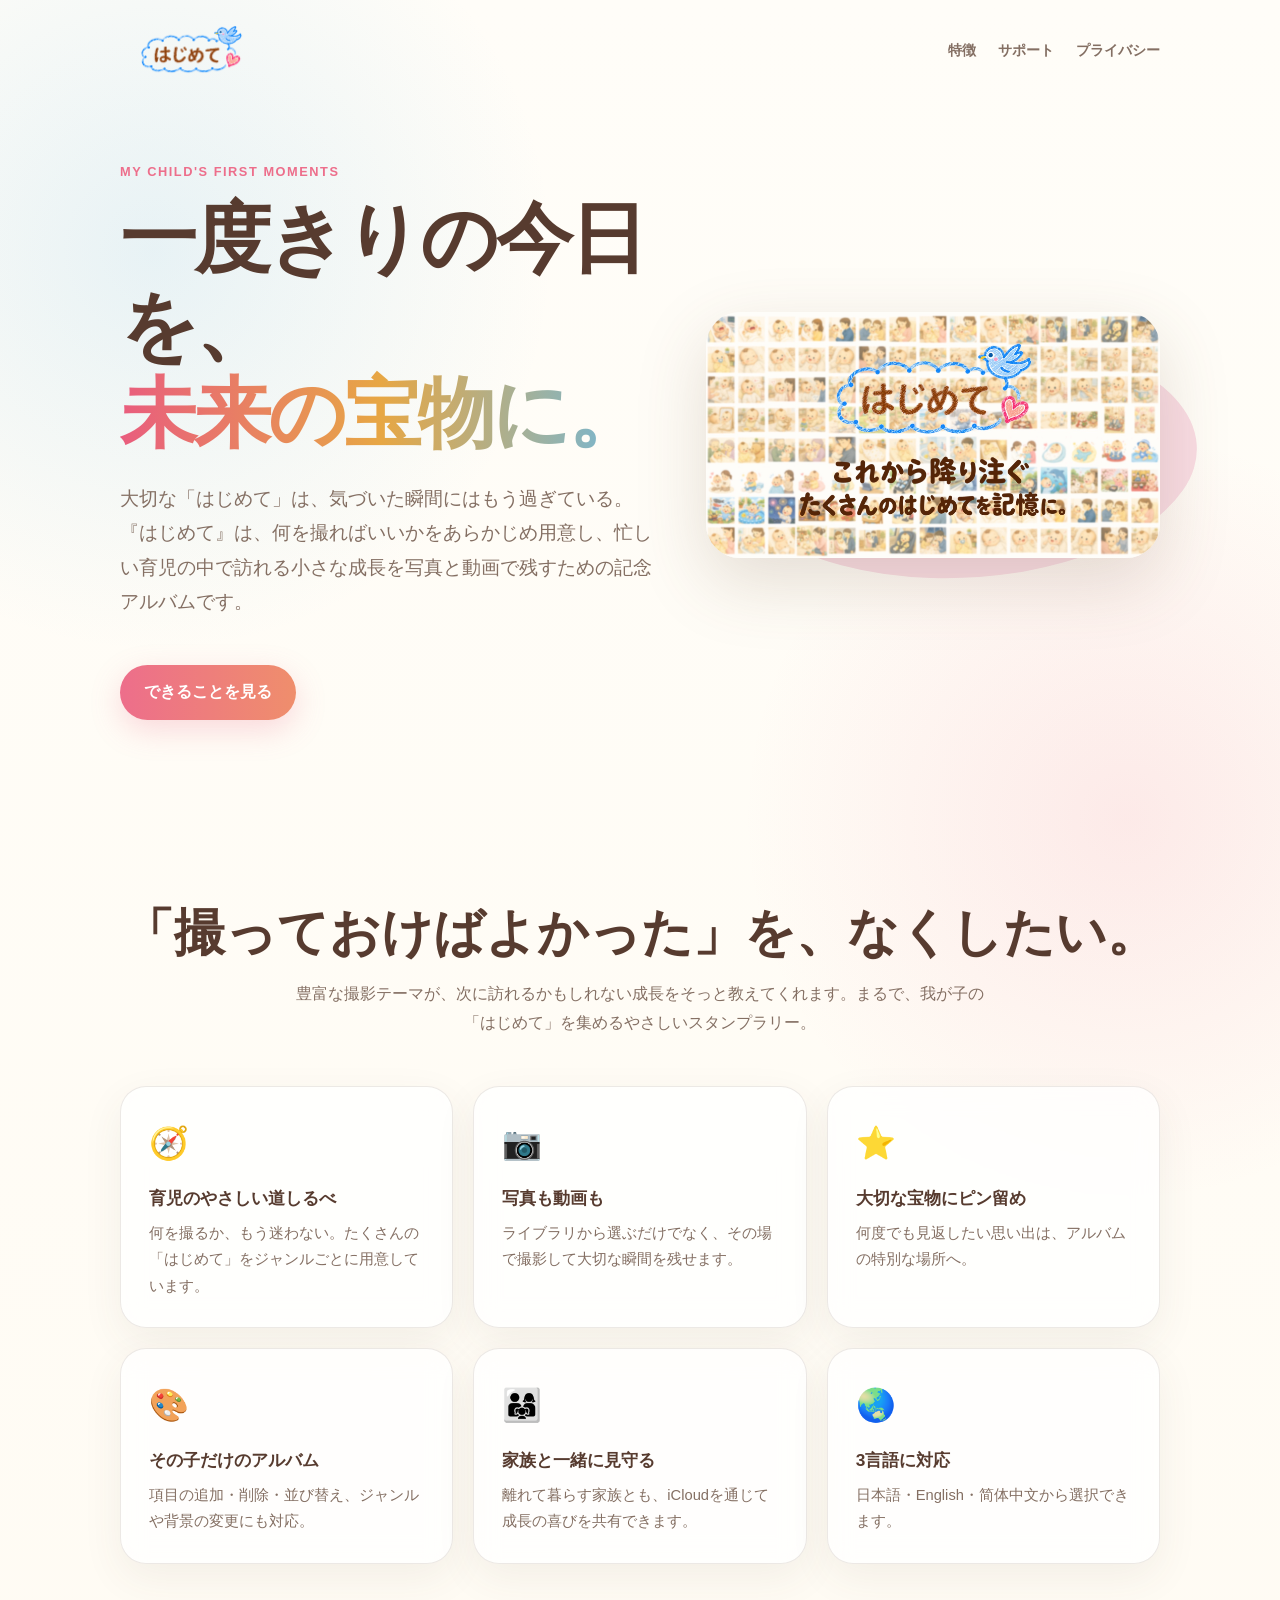
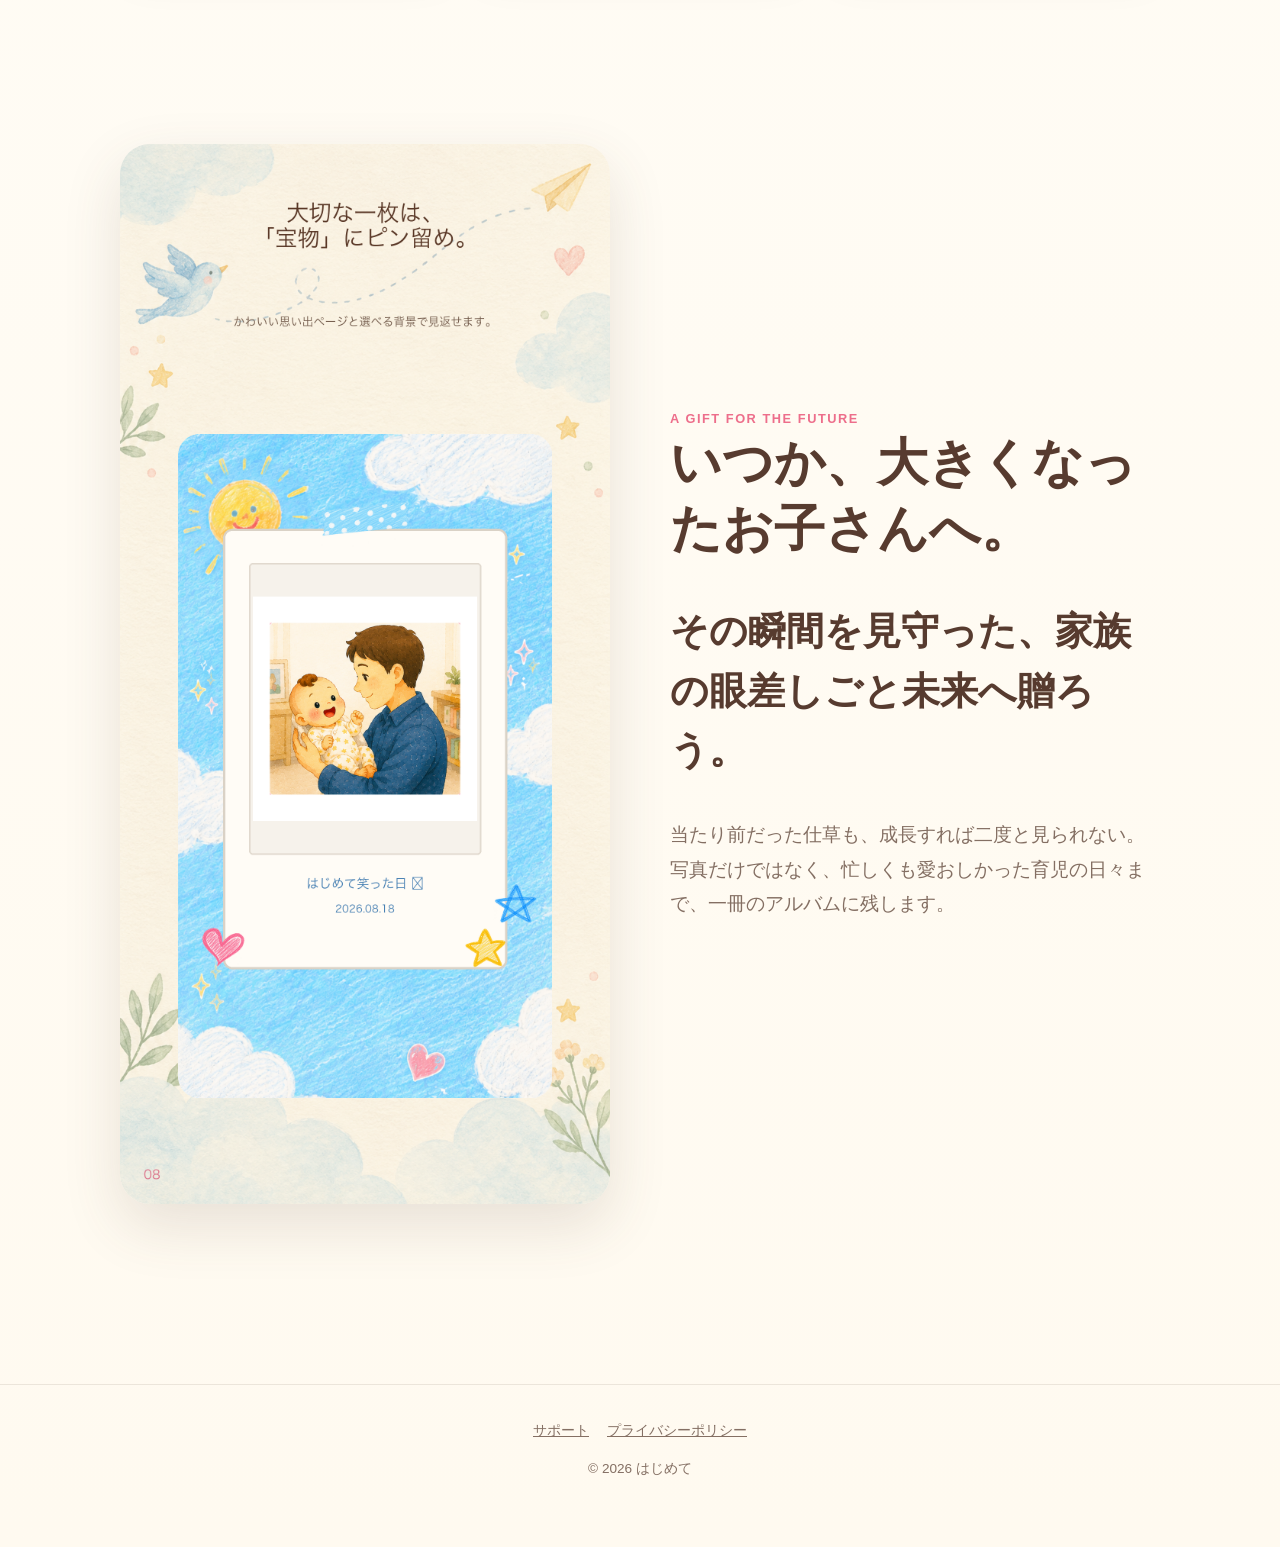
<file: index.html>
<!doctype html>
<html lang="ja">
<head>
  <meta charset="utf-8">
  <meta name="viewport" content="width=device-width,initial-scale=1">
  <meta name="description" content="大切な『はじめて』を、未来の宝物に。子どもの成長を写真と動画で残す記念アルバムアプリ。">
  <title>はじめて｜我が子の「はじめて」を集める成長記録アルバム</title>
  <link rel="stylesheet" href="style.css">
</head>
<body>
  <header class="container nav">
    <a class="brand" href="index.html"><img src="assets/logo.png" alt="はじめて"></a>
    <nav class="nav-links"><a href="#features">特徴</a><a href="support.html">サポート</a><a href="privacy.html">プライバシー</a></nav>
  </header>

  <main>
    <section class="container hero">
      <div>
        <div class="eyebrow">MY CHILD'S FIRST MOMENTS</div>
        <h1>一度きりの今日を、<br><span class="gradient-text">未来の宝物に。</span></h1>
        <p class="lead">大切な「はじめて」は、気づいた瞬間にはもう過ぎている。『はじめて』は、何を撮ればいいかをあらかじめ用意し、忙しい育児の中で訪れる小さな成長を写真と動画で残すための記念アルバムです。</p>
        <a class="button" href="#features">できることを見る</a>
      </div>
      <div class="hero-art"><img src="assets/hero.jpg" alt="はじめて アプリの世界観"></div>
    </section>

    <section id="features" class="section">
      <div class="container">
        <h2>「撮っておけばよかった」を、なくしたい。</h2>
        <p class="section-intro">豊富な撮影テーマが、次に訪れるかもしれない成長をそっと教えてくれます。まるで、我が子の「はじめて」を集めるやさしいスタンプラリー。</p>
        <div class="cards">
          <article class="card"><div class="icon">🧭</div><h3>育児のやさしい道しるべ</h3><p>何を撮るか、もう迷わない。たくさんの「はじめて」をジャンルごとに用意しています。</p></article>
          <article class="card"><div class="icon">📷</div><h3>写真も動画も</h3><p>ライブラリから選ぶだけでなく、その場で撮影して大切な瞬間を残せます。</p></article>
          <article class="card"><div class="icon">⭐️</div><h3>大切な宝物にピン留め</h3><p>何度でも見返したい思い出は、アルバムの特別な場所へ。</p></article>
          <article class="card"><div class="icon">🎨</div><h3>その子だけのアルバム</h3><p>項目の追加・削除・並び替え、ジャンルや背景の変更にも対応。</p></article>
          <article class="card"><div class="icon">👨‍👩‍👧</div><h3>家族と一緒に見守る</h3><p>離れて暮らす家族とも、iCloudを通じて成長の喜びを共有できます。</p></article>
          <article class="card"><div class="icon">🌏</div><h3>3言語に対応</h3><p>日本語・English・简体中文から選択できます。</p></article>
        </div>
      </div>
    </section>

    <section class="section">
      <div class="container story">
        <img src="assets/memory.png" alt="かわいい思い出ページ">
        <div>
          <div class="eyebrow">A GIFT FOR THE FUTURE</div>
          <h2>いつか、大きくなったお子さんへ。</h2>
          <p class="quote">その瞬間を見守った、家族の眼差しごと未来へ贈ろう。</p>
          <p class="lead">当たり前だった仕草も、成長すれば二度と見られない。写真だけではなく、忙しくも愛おしかった育児の日々まで、一冊のアルバムに残します。</p>
        </div>
      </div>
    </section>
  </main>

  <footer><a href="support.html">サポート</a><a href="privacy.html">プライバシーポリシー</a><p>© 2026 はじめて</p></footer>
</body>
</html>
</file>
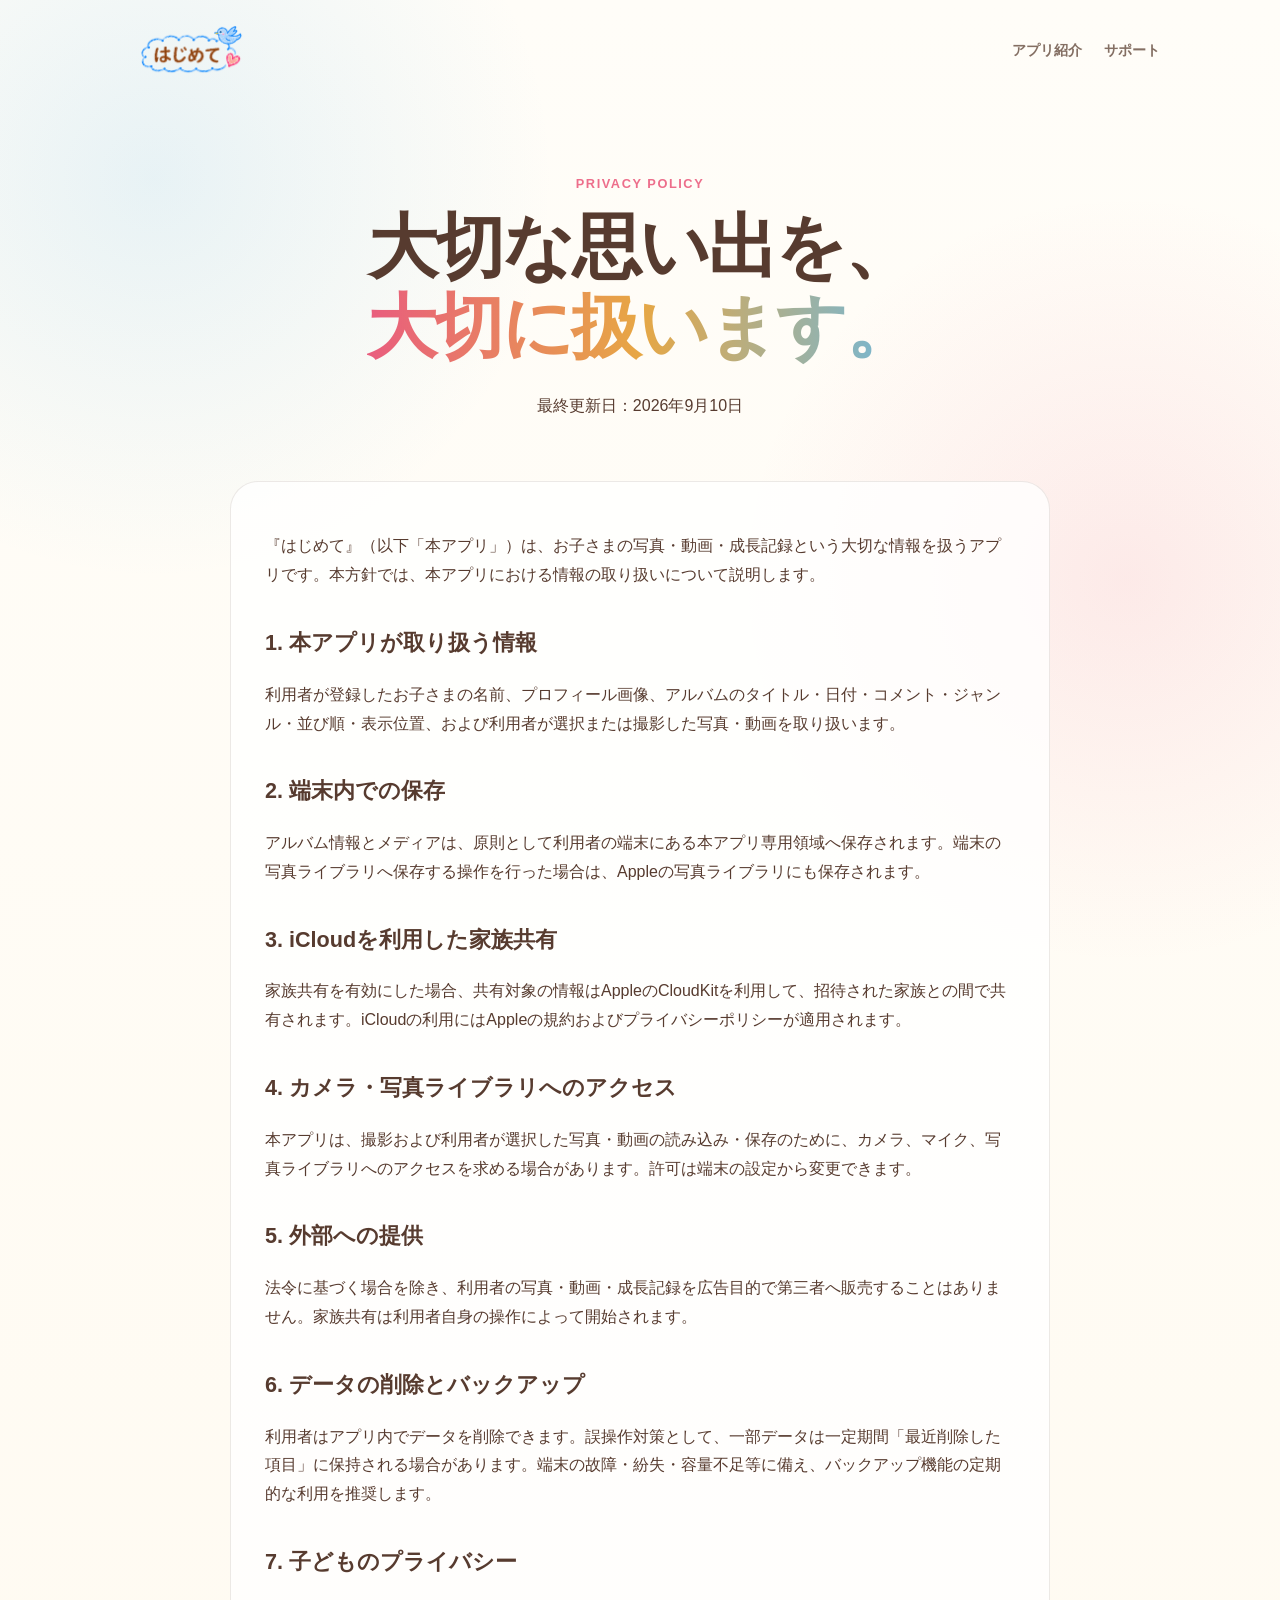
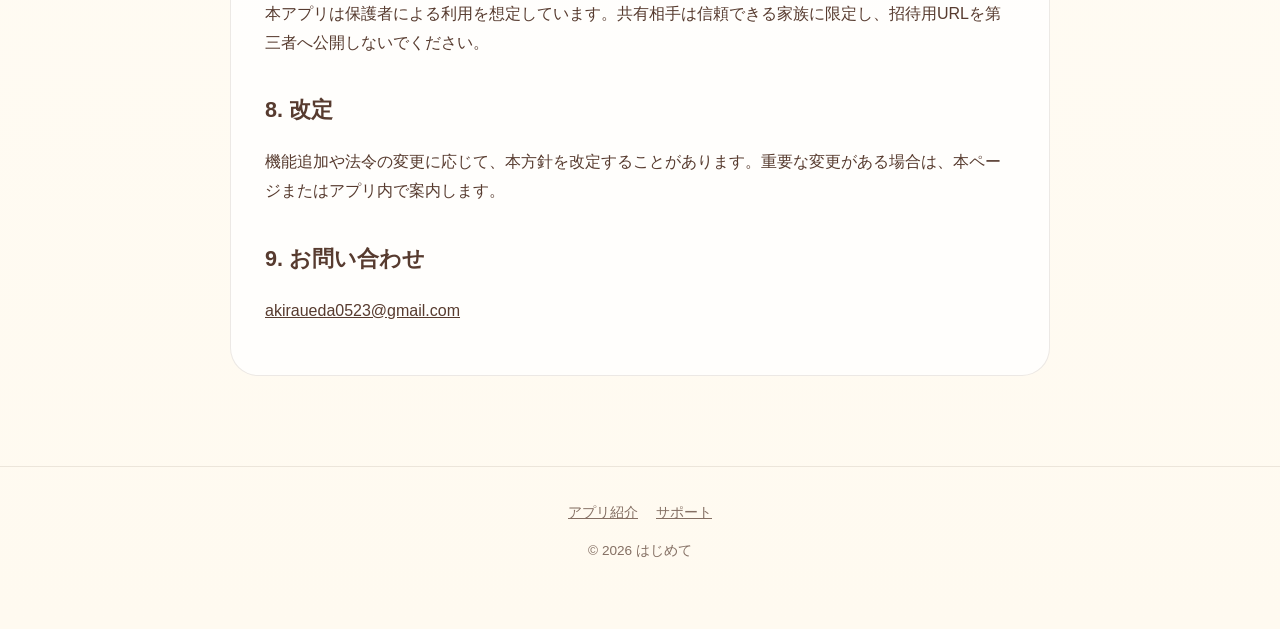
<file: privacy.html>
<!doctype html>
<html lang="ja">
<head><meta charset="utf-8"><meta name="viewport" content="width=device-width,initial-scale=1"><meta name="description" content="『はじめて』アプリのプライバシーポリシー。"><title>プライバシーポリシー｜はじめて</title><link rel="stylesheet" href="style.css"></head>
<body>
  <header class="container nav"><a class="brand" href="index.html"><img src="assets/logo.png" alt="はじめて"></a><nav class="nav-links"><a href="index.html">アプリ紹介</a><a href="support.html">サポート</a></nav></header>
  <main class="container"><section class="support-hero"><div class="eyebrow">PRIVACY POLICY</div><h1>大切な思い出を、<br><span class="gradient-text">大切に扱います。</span></h1><p>最終更新日：2026年9月10日</p></section>
    <article class="legal">
      <p>『はじめて』（以下「本アプリ」）は、お子さまの写真・動画・成長記録という大切な情報を扱うアプリです。本方針では、本アプリにおける情報の取り扱いについて説明します。</p>
      <h2>1. 本アプリが取り扱う情報</h2><p>利用者が登録したお子さまの名前、プロフィール画像、アルバムのタイトル・日付・コメント・ジャンル・並び順・表示位置、および利用者が選択または撮影した写真・動画を取り扱います。</p>
      <h2>2. 端末内での保存</h2><p>アルバム情報とメディアは、原則として利用者の端末にある本アプリ専用領域へ保存されます。端末の写真ライブラリへ保存する操作を行った場合は、Appleの写真ライブラリにも保存されます。</p>
      <h2>3. iCloudを利用した家族共有</h2><p>家族共有を有効にした場合、共有対象の情報はAppleのCloudKitを利用して、招待された家族との間で共有されます。iCloudの利用にはAppleの規約およびプライバシーポリシーが適用されます。</p>
      <h2>4. カメラ・写真ライブラリへのアクセス</h2><p>本アプリは、撮影および利用者が選択した写真・動画の読み込み・保存のために、カメラ、マイク、写真ライブラリへのアクセスを求める場合があります。許可は端末の設定から変更できます。</p>
      <h2>5. 外部への提供</h2><p>法令に基づく場合を除き、利用者の写真・動画・成長記録を広告目的で第三者へ販売することはありません。家族共有は利用者自身の操作によって開始されます。</p>
      <h2>6. データの削除とバックアップ</h2><p>利用者はアプリ内でデータを削除できます。誤操作対策として、一部データは一定期間「最近削除した項目」に保持される場合があります。端末の故障・紛失・容量不足等に備え、バックアップ機能の定期的な利用を推奨します。</p>
      <h2>7. 子どものプライバシー</h2><p>本アプリは保護者による利用を想定しています。共有相手は信頼できる家族に限定し、招待用URLを第三者へ公開しないでください。</p>
      <h2>8. 改定</h2><p>機能追加や法令の変更に応じて、本方針を改定することがあります。重要な変更がある場合は、本ページまたはアプリ内で案内します。</p>
      <h2>9. お問い合わせ</h2><p><a href="mailto:akiraueda0523@gmail.com?subject=%E3%80%8E%E3%81%AF%E3%81%98%E3%82%81%E3%81%A6%E3%80%8F%E3%83%97%E3%83%A9%E3%82%A4%E3%83%90%E3%82%B7%E3%83%BC%E3%81%AE%E3%81%8A%E5%95%8F%E3%81%84%E5%90%88%E3%82%8F%E3%81%9B">akiraueda0523@gmail.com</a></p>
    </article>
  </main>
  <footer><a href="index.html">アプリ紹介</a><a href="support.html">サポート</a><p>© 2026 はじめて</p></footer>
</body>
</html>
</file>
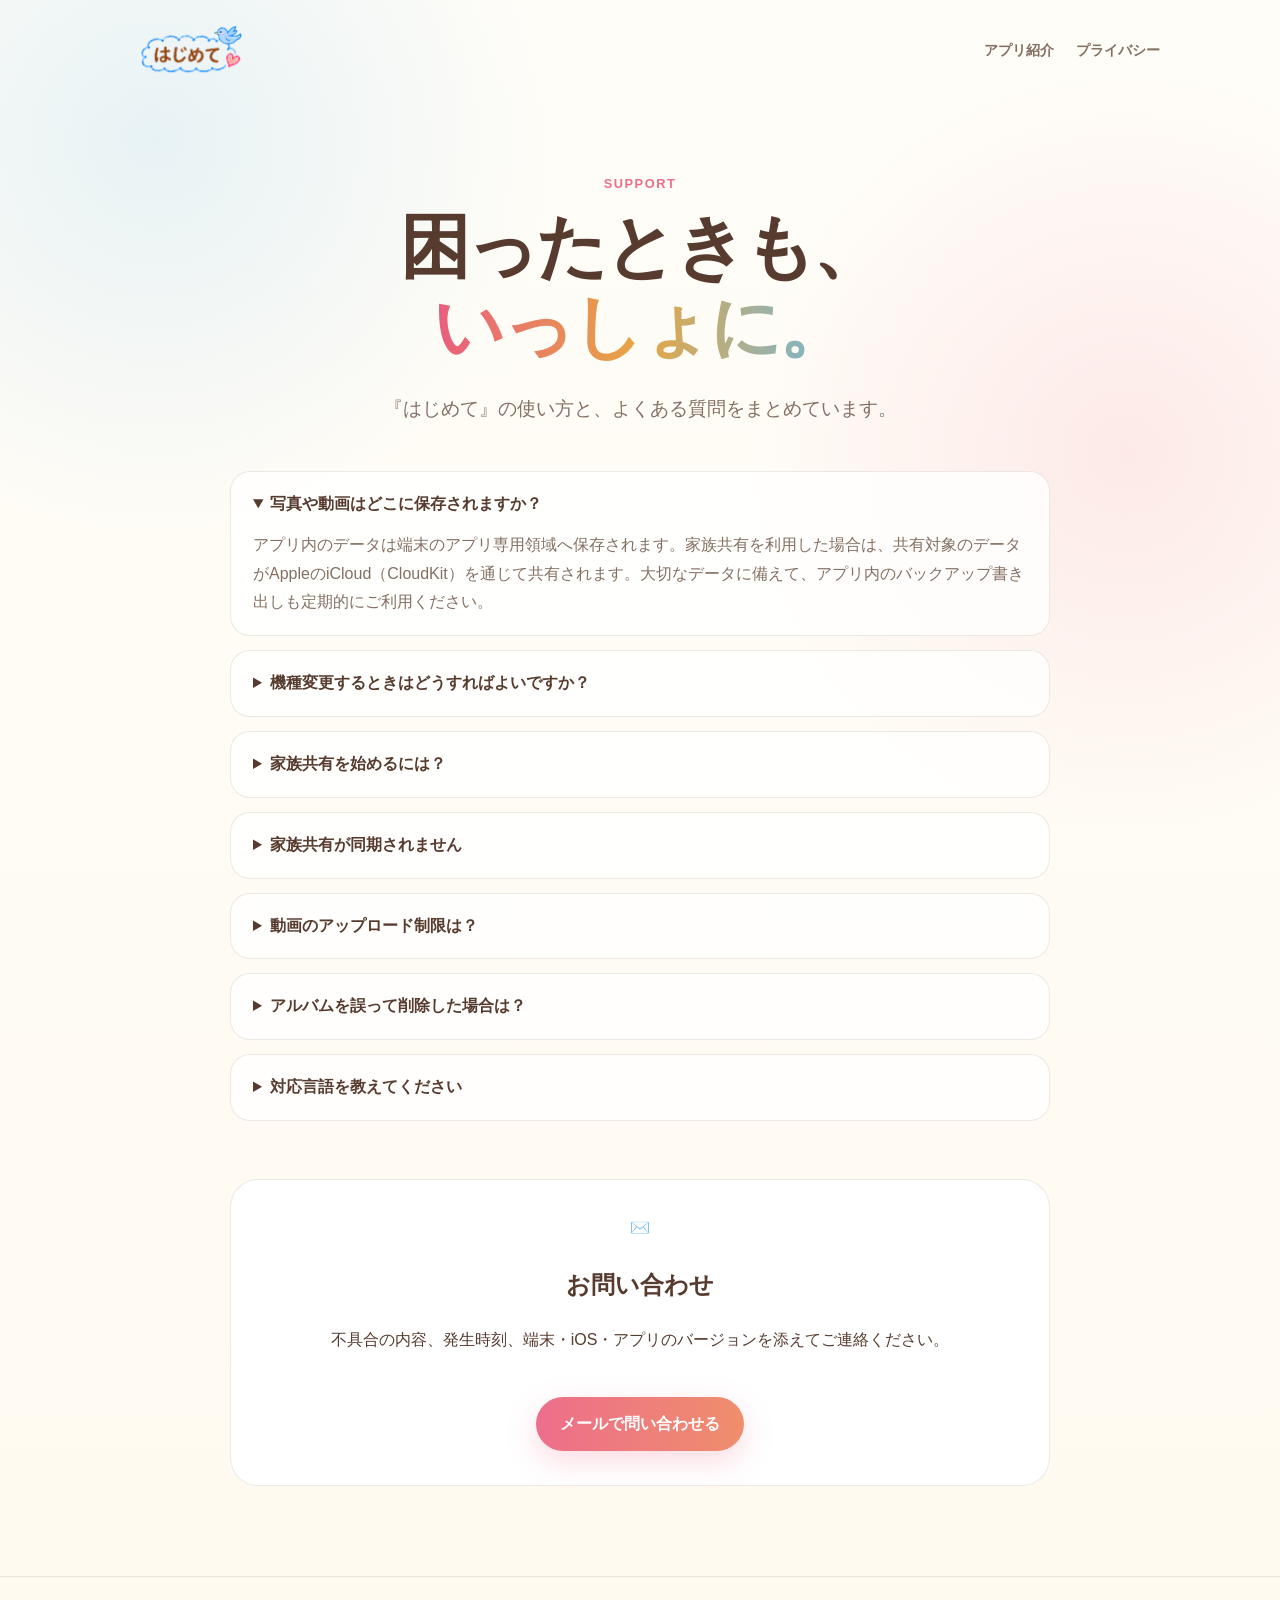
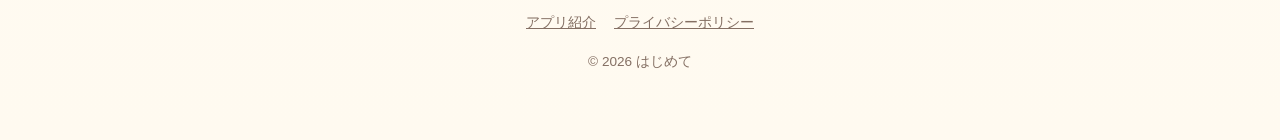
<file: support.html>
<!doctype html>
<html lang="ja">
<head>
  <meta charset="utf-8"><meta name="viewport" content="width=device-width,initial-scale=1">
  <meta name="description" content="『はじめて』アプリのサポート・よくある質問。">
  <title>サポート｜はじめて</title><link rel="stylesheet" href="style.css">
</head>
<body>
  <header class="container nav"><a class="brand" href="index.html"><img src="assets/logo.png" alt="はじめて"></a><nav class="nav-links"><a href="index.html">アプリ紹介</a><a href="privacy.html">プライバシー</a></nav></header>
  <main class="container">
    <section class="support-hero"><div class="eyebrow">SUPPORT</div><h1>困ったときも、<br><span class="gradient-text">いっしょに。</span></h1><p class="lead" style="margin:auto">『はじめて』の使い方と、よくある質問をまとめています。</p></section>
    <section class="faq">
      <details open><summary>写真や動画はどこに保存されますか？</summary><p>アプリ内のデータは端末のアプリ専用領域へ保存されます。家族共有を利用した場合は、共有対象のデータがAppleのiCloud（CloudKit）を通じて共有されます。大切なデータに備えて、アプリ内のバックアップ書き出しも定期的にご利用ください。</p></details>
      <details><summary>機種変更するときはどうすればよいですか？</summary><p>旧端末で「家族共有」画面にある「バックアップを書き出す」を実行し、安全な場所へ保存してください。新端末で「バックアップを読み込む」から復元できます。写真アプリへ保存した元画像・元動画は、Appleの通常の端末移行方法も併用してください。</p></details>
      <details><summary>家族共有を始めるには？</summary><p>アプリ右上の「家族共有」から家族アルバムを作成し、招待用URLを家族へ送ります。受け取った方はURLをSafariで開き、iCloud共有へ参加したあと、アプリで同期してください。共有画面内の「家族共有の使い方ガイド」でも確認できます。</p></details>
      <details><summary>家族共有が同期されません</summary><p>両方の端末が同じ最新バージョンであること、iCloudへサインインしていること、通信が安定していることをご確認ください。アプリを開き直し、「今すぐ家族と同期」をお試しください。解決しない場合は、表示されたエラー内容と発生時刻を添えてお問い合わせください。</p></details>
      <details><summary>動画のアップロード制限は？</summary><p>動画は2分以内です。端末や通信状況によって圧縮に時間がかかる場合があります。撮影した元動画は、可能な限り端末の写真ライブラリにも保存してからご利用ください。</p></details>
      <details><summary>アルバムを誤って削除した場合は？</summary><p>削除した項目やメディアは、すぐに完全消去されずアプリ内の「最近削除した項目」へ移動します。一定期間内であれば復元できます。</p></details>
      <details><summary>対応言語を教えてください</summary><p>日本語・英語・簡体字中国語に対応しています。</p></details>
    </section>
    <section class="contact"><div class="icon">✉️</div><h2>お問い合わせ</h2><p>不具合の内容、発生時刻、端末・iOS・アプリのバージョンを添えてご連絡ください。</p><a class="button" href="mailto:akiraueda0523@gmail.com?subject=%E3%80%8E%E3%81%AF%E3%81%98%E3%82%81%E3%81%A6%E3%80%8F%E3%82%A2%E3%83%97%E3%83%AA%E3%81%AE%E3%81%8A%E5%95%8F%E3%81%84%E5%90%88%E3%82%8F%E3%81%9B">メールで問い合わせる</a></section>
  </main>
  <footer><a href="index.html">アプリ紹介</a><a href="privacy.html">プライバシーポリシー</a><p>© 2026 はじめて</p></footer>
</body>
</html>
</file>
<file: style.css>
:root {
  --paper: #fffaf0;
  --ink: #573b2f;
  --muted: #846f63;
  --pink: #ed6e8b;
  --blue: #6ebbe8;
  --yellow: #f3c45d;
  --green: #91bd73;
  --line: rgba(98, 73, 59, .12);
}

* { box-sizing: border-box; }
html { scroll-behavior: smooth; }
body {
  margin: 0;
  color: var(--ink);
  font-family: -apple-system, BlinkMacSystemFont, "Hiragino Maru Gothic ProN", "Hiragino Sans", sans-serif;
  line-height: 1.8;
  background:
    radial-gradient(circle at 12% 8%, rgba(110,187,232,.16), transparent 25rem),
    radial-gradient(circle at 88% 26%, rgba(237,110,139,.13), transparent 24rem),
    linear-gradient(180deg, #fffdf8, var(--paper));
}

a { color: inherit; }
.container { width: min(1040px, calc(100% - 40px)); margin: auto; }
.nav {
  display: flex; align-items: center; justify-content: space-between;
  padding: 22px 0; gap: 20px;
}
.brand { display: flex; align-items: center; gap: 10px; font-weight: 800; text-decoration: none; }
.brand img { width: 142px; height: 58px; object-fit: contain; }
.nav-links { display: flex; gap: 22px; font-size: .9rem; font-weight: 700; }
.nav-links a { text-decoration: none; color: var(--muted); }
.hero { min-height: 690px; display: grid; grid-template-columns: 1.08fr .92fr; align-items: center; gap: 54px; padding: 58px 0 90px; }
.eyebrow { color: var(--pink); font-weight: 900; letter-spacing: .12em; font-size: .8rem; }
h1 { margin: 12px 0 24px; font-size: clamp(2.55rem, 6vw, 5.4rem); line-height: 1.14; letter-spacing: -.04em; }
.gradient-text { background: linear-gradient(90deg, #e95d7e, #e7a744, #6db8df); background-clip: text; -webkit-background-clip: text; color: transparent; }
.lead { color: var(--muted); font-size: clamp(1rem, 2vw, 1.2rem); max-width: 620px; }
.hero-art { position: relative; }
.hero-art::before { content: ""; position: absolute; inset: 9% -8% -4% 4%; border-radius: 48% 52% 48% 52%; background: #f9dce3; transform: rotate(-4deg); }
.hero-art img { position: relative; width: 100%; border-radius: 34px; box-shadow: 0 24px 70px rgba(106,78,57,.18); }
.button { display: inline-block; margin-top: 26px; padding: 13px 24px; border-radius: 999px; color: #fff; background: linear-gradient(90deg, var(--pink), #ef8e6c); text-decoration: none; font-weight: 800; box-shadow: 0 10px 30px rgba(237,110,139,.25); }
.section { padding: 90px 0; }
.section h2 { margin: 0 0 14px; font-size: clamp(2rem, 4vw, 3.2rem); line-height: 1.3; text-align: center; }
.section-intro { max-width: 700px; margin: 0 auto 48px; text-align: center; color: var(--muted); }
.cards { display: grid; grid-template-columns: repeat(3, 1fr); gap: 20px; }
.card { background: rgba(255,255,255,.76); border: 1px solid var(--line); border-radius: 26px; padding: 28px; box-shadow: 0 14px 42px rgba(92,67,52,.07); backdrop-filter: blur(12px); }
.card .icon { font-size: 2rem; }
.card h3 { margin: 10px 0 6px; font-size: 1.08rem; }
.card p { margin: 0; color: var(--muted); font-size: .92rem; }
.story { display: grid; grid-template-columns: 1fr 1fr; gap: 60px; align-items: center; }
.story img { width: 100%; border-radius: 30px; box-shadow: 0 22px 58px rgba(95,70,55,.14); }
.story h2 { text-align: left; }
.quote { font-size: clamp(1.5rem, 3vw, 2.5rem); line-height: 1.55; font-weight: 800; }
.support-hero { text-align: center; padding: 70px 0 45px; }
.support-hero h1 { font-size: clamp(2.4rem, 6vw, 4.4rem); }
.faq { max-width: 820px; margin: 0 auto; display: grid; gap: 14px; }
details { background: rgba(255,255,255,.8); border: 1px solid var(--line); border-radius: 20px; padding: 18px 22px; }
summary { cursor: pointer; font-weight: 800; }
details p { margin: 12px 0 0; color: var(--muted); }
.contact { margin: 58px auto 0; max-width: 820px; text-align: center; background: #fff; border-radius: 28px; padding: 34px; border: 1px solid var(--line); }
.legal { max-width: 820px; margin: 0 auto; background: rgba(255,255,255,.78); padding: 34px; border-radius: 28px; border: 1px solid var(--line); }
.legal h2 { text-align: left; font-size: 1.35rem; margin-top: 34px; }
footer { margin-top: 90px; border-top: 1px solid var(--line); padding: 34px 0 52px; text-align: center; color: var(--muted); font-size: .85rem; }
footer a { margin: 0 9px; }

@media (max-width: 760px) {
  .nav-links { gap: 12px; font-size: .78rem; }
  .brand img { width: 112px; }
  .hero { grid-template-columns: 1fr; min-height: 0; padding-top: 34px; }
  .hero-art { width: min(460px, 92%); margin: auto; }
  .cards { grid-template-columns: 1fr; }
  .story { grid-template-columns: 1fr; }
  .story h2 { text-align: center; }
  .section { padding: 64px 0; }
}
</file>
